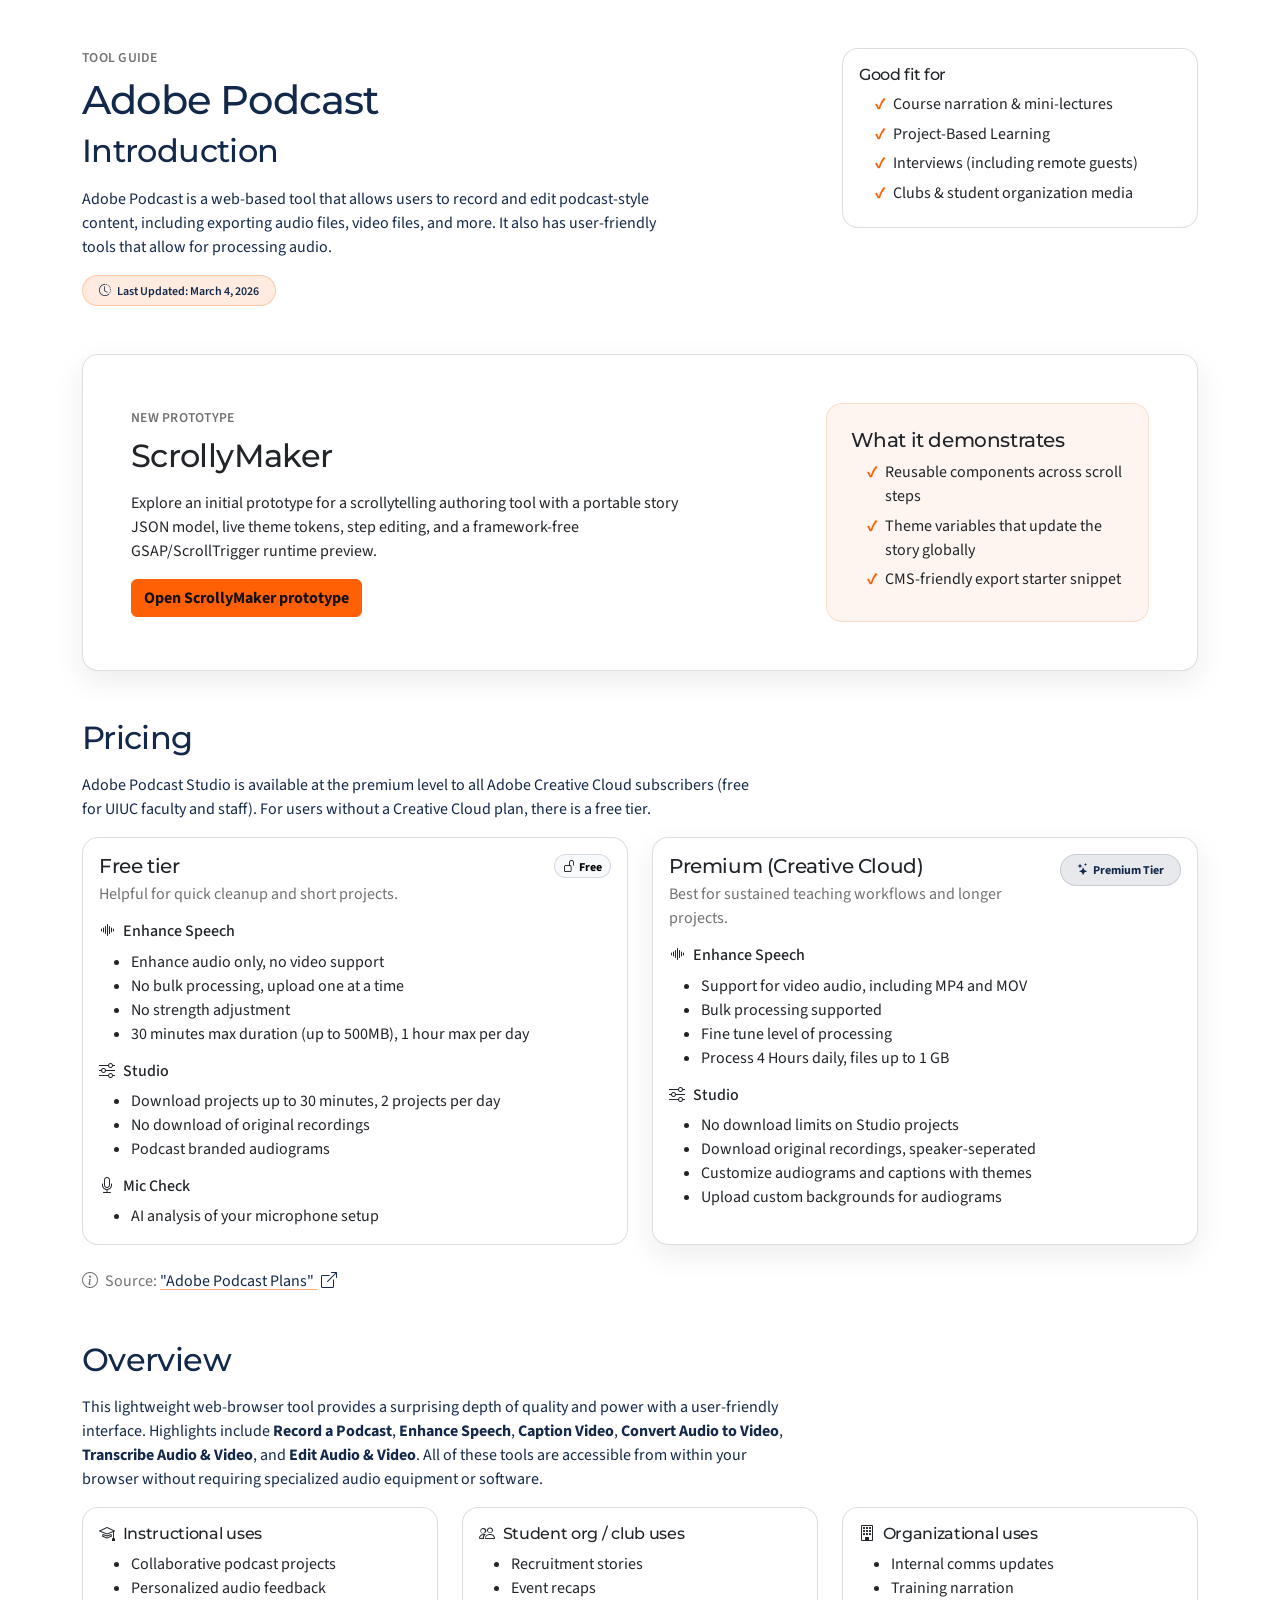
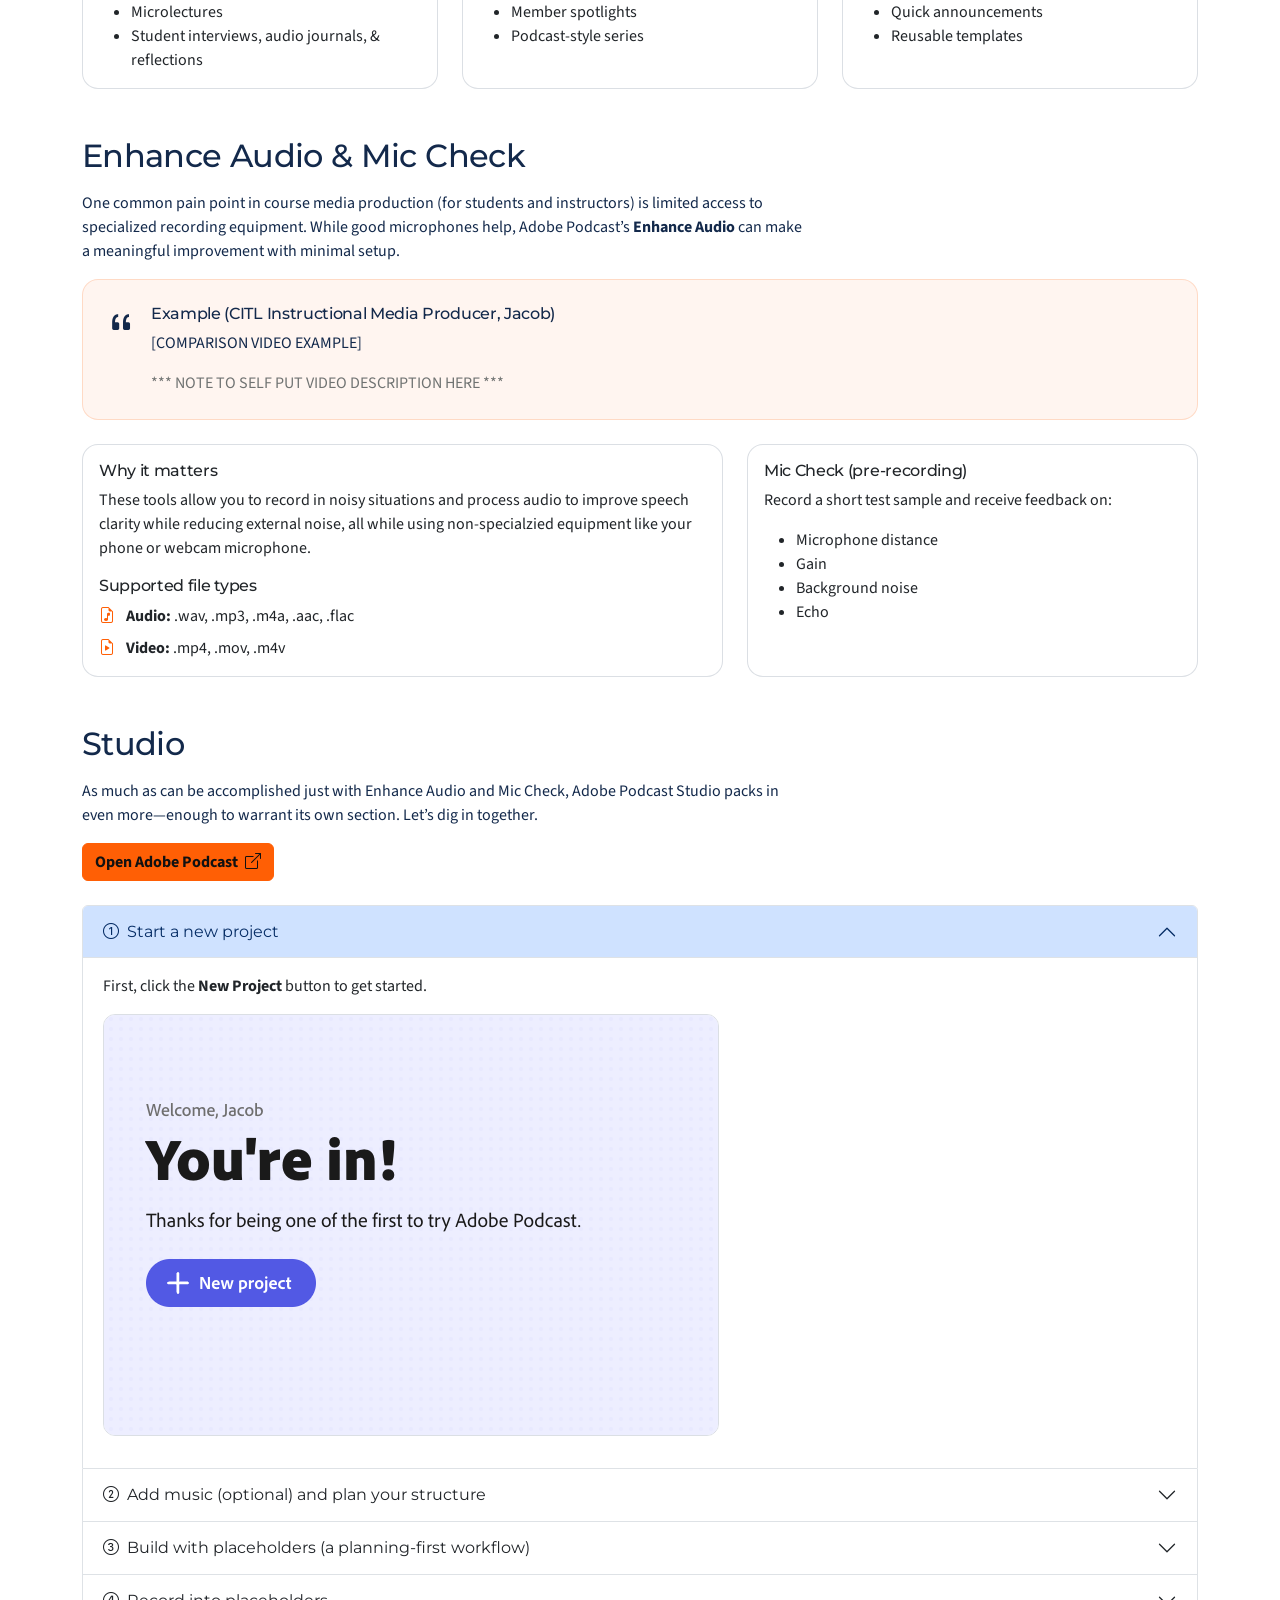
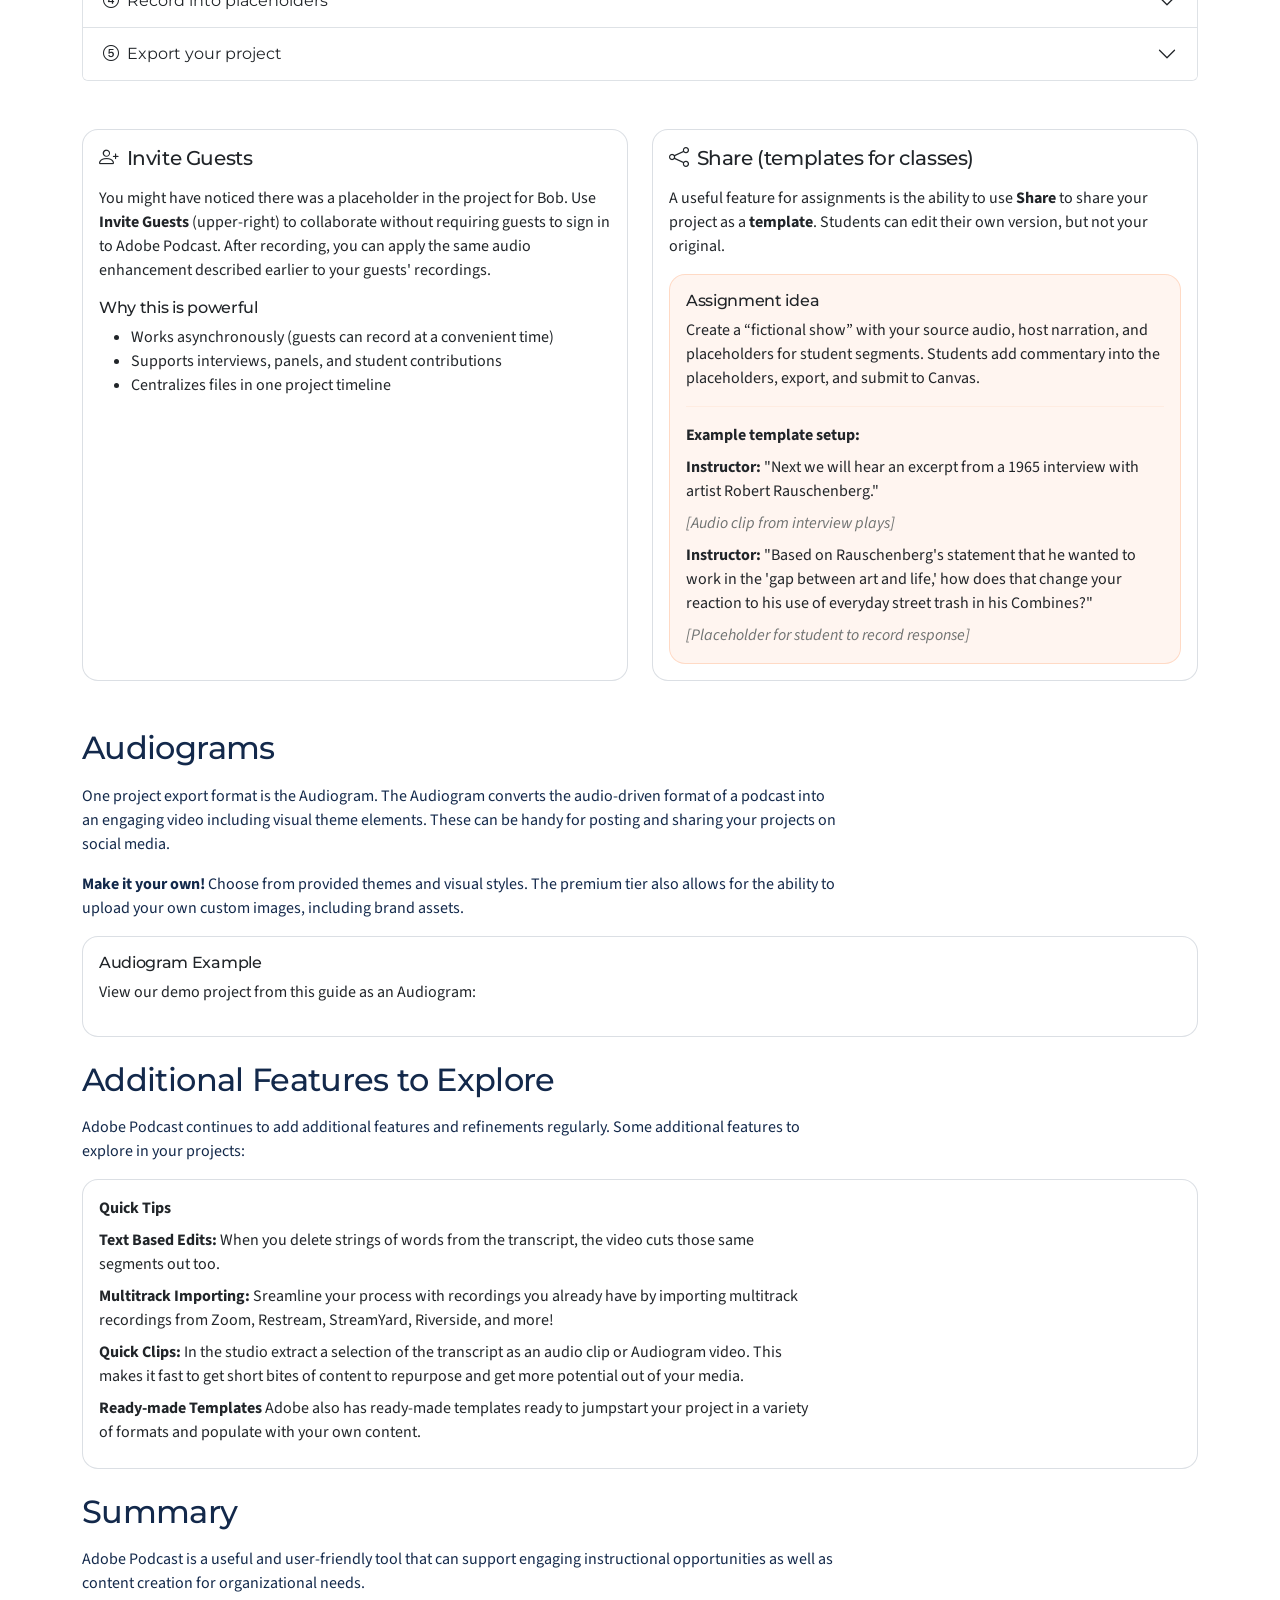
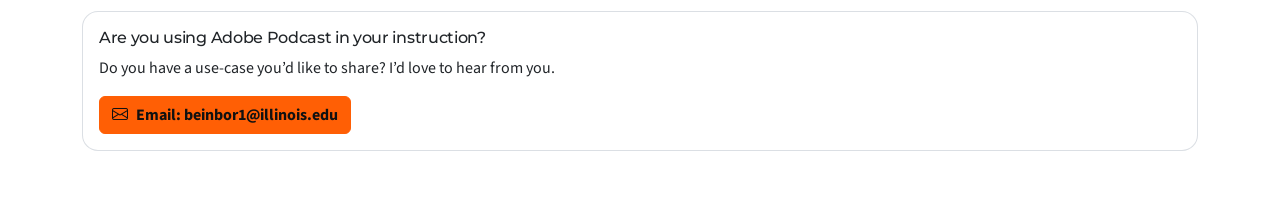
<file: index.html>
<!doctype html>
<html lang="en">
<head>
  <meta charset="utf-8" />
  <meta name="viewport" content="width=device-width, initial-scale=1" />
  <title>Adobe Podcast Guide (UIUC)</title>

  <!-- Bootstrap CSS -->
  <link
    href="https://cdn.jsdelivr.net/npm/bootstrap@5.3.3/dist/css/bootstrap.min.css"
    rel="stylesheet"
  />
  <!-- Bootstrap Icons -->
  <link
    rel="stylesheet"
    href="https://cdn.jsdelivr.net/npm/bootstrap-icons@1.11.3/font/bootstrap-icons.min.css"
  />

  <!-- UIUC brand typefaces -->
  <link rel="preconnect" href="https://fonts.googleapis.com" />
  <link rel="preconnect" href="https://fonts.gstatic.com" crossorigin />
  <link
    href="https://fonts.googleapis.com/css2?family=Montserrat:wght@600;700&family=Source+Sans+3:wght@400;600&display=swap"
    rel="stylesheet"
  />

  <style>
    :root{
      /* UIUC brand colors (primary) */
      --il-orange:#FF5F05;
      --il-blue:#13294B;

      /* Neutral “Storm” family from UIUC palette (use sparingly) */
      --storm-700:#707372;
      --storm-500:#9C9A9D;
      --storm-300:#C8C6C7;

      /* Helpful derived tokens */
      --il-blue-ink:#0f2240;
      --surface:#ffffff;
      --surface-2:#f8f9fa; /* close to Bootstrap light */
      --border: rgba(19, 41, 75, .15);
      --shadow: 0 10px 30px rgba(0,0,0,.08);

      --font-display: "Montserrat", system-ui, -apple-system, Segoe UI, Roboto, Arial, sans-serif;
      --font-body: "Source Sans 3", system-ui, -apple-system, Segoe UI, Roboto, Arial, sans-serif;
      --font-serif: Georgia, "Times New Roman", Times, serif;
    }

    body{
        font-family: var(--font-body);
        color: var(--il-blue);
        background-color: white;
    }

    h1, h2, h3, .display-font{
      font-family: var(--font-display);
      letter-spacing: -0.02em;
    }

    .badge-uiuc{
      background: rgba(255,95,5,.12);
      color: var(--il-blue);
      border: 1px solid rgba(255,95,5,.25);
      font-weight: 600;
    }

    .card{
      border: 1px solid var(--border);
      box-shadow: none;
      border-radius: 1rem;
    }

    .card-soft{
      background: var(--surface);
      box-shadow: var(--shadow);
    }

    .btn-uiuc{
      background: var(--il-orange);
      border-color: var(--il-orange);
      color: #111;
      font-weight: 700;
    }
    .btn-uiuc:hover, .btn-uiuc:focus{
      background: #ff7a2e;
      border-color: #ff7a2e;
      color: #111;
    }

    .link-uiuc{
      color: var(--il-blue);
      text-decoration-color: rgba(255,95,5,.55);
      text-underline-offset: 3px;
    }
    .link-uiuc:hover{
      color: var(--il-blue-ink);
      text-decoration-color: var(--il-orange);
    }

    .callout{
      background: rgba(255,95,5,.06);
      border-radius: 1rem;
      border: 1px solid rgba(255,95,5,.18);
    }

    .kicker{
      color: var(--storm-700);
      font-weight: 600;
      letter-spacing: .02em;
      text-transform: uppercase;
      font-size: .85rem;
    }

    .small-muted{
      color: var(--storm-700);
    }

    .figure-placeholder{
      border: 1px dashed rgba(19,41,75,.25);
      border-radius: .75rem;
      background: rgba(19,41,75,.03);
      min-height: 180px;
      display: grid;
      place-items: center;
      text-align: center;
      padding: 1rem;
      color: var(--storm-700);
    }

    .list-check li{
      margin-bottom: .35rem;
      padding-left: .15rem;
    }
    .list-check li::marker{
      content: "✓  ";
      color: var(--il-orange);
      font-weight: 800;
    }

    /* Improve focus visibility (keyboard users) */
    :focus-visible{
      outline: 3px solid rgba(255,95,5,.65);
      outline-offset: 2px;
    }
  </style>
</head>

<body>

  <main class="container py-5">
    <!-- Introduction -->
    <section id="introduction" class="mb-5">
      <div class="row g-4">
        <div class="col-lg-8">
        <p class="kicker mb-2">Tool Guide</p>
          <h1 class="mb-2">Adobe Podcast</h1>
          <h2 class="mb-3">Introduction</h2>
          <p style="max-width: 75ch;">
            Adobe Podcast is a web-based tool that allows users to record and edit podcast-style content, including exporting audio files, video files, and more. It also has user-friendly tools that allow for processing audio.
          </p>
          <div class="d-flex flex-wrap gap-2 align-items-center">
            <span class="badge rounded-pill badge-uiuc px-3 py-2">
              <i class="bi bi-clock-history me-1"></i>
              Last Updated: March 4, 2026
            </span>

          </div>
        </div>
        <div class="col-lg-4">
          <div class="card">
            <div class="card-body">
              <h3 class="h6 mb-2">Good fit for</h3>
              <ul class="mb-0 list-check">
                <li>Course narration &amp; mini-lectures</li>
                <li>Project-Based Learning</li>
                <li>Interviews (including remote guests)</li>
                <li>Clubs &amp; student organization media</li>
              </ul>
            </div>
          </div>
        </div>
      </div>
    </section>

    <section id="featured-prototype" class="mb-5">
      <div class="card card-soft">
        <div class="card-body p-4 p-lg-5">
          <div class="row g-4 align-items-center">
            <div class="col-lg-8">
              <p class="kicker mb-2">New prototype</p>
              <h2 class="mb-3">ScrollyMaker</h2>
              <p class="mb-3" style="max-width: 70ch;">
                Explore an initial prototype for a scrollytelling authoring tool with a portable story JSON model,
                live theme tokens, step editing, and a framework-free GSAP/ScrollTrigger runtime preview.
              </p>
              <a class="btn btn-uiuc" href="./scrollymaker/index.html">Open ScrollyMaker prototype</a>
            </div>
            <div class="col-lg-4">
              <div class="callout p-4 h-100">
                <h3 class="h5 mb-2">What it demonstrates</h3>
                <ul class="mb-0 list-check">
                  <li>Reusable components across scroll steps</li>
                  <li>Theme variables that update the story globally</li>
                  <li>CMS-friendly export starter snippet</li>
                </ul>
              </div>
            </div>
          </div>
        </div>
      </div>
    </section>

    <!-- Pricing -->
    <section id="pricing" class="mb-5">
      <div class="d-flex align-items-center justify-content-between flex-wrap gap-2 mb-3">
        <h2 class="mb-0">Pricing</h2>
      </div>

      <p style="max-width: 85ch;">
        Adobe Podcast Studio is available at the premium level to all Adobe Creative Cloud subscribers
        (free for UIUC faculty and staff). For users without a Creative Cloud plan, there is a free tier.
      </p>

      <div class="row g-4">
        <!-- Free -->
        <div class="col-lg-6">
          <div class="card h-100">
            <div class="card-body">
              <div class="d-flex align-items-start justify-content-between gap-3">
                <div>
                  <h3 class="h5 mb-1">Free tier</h3>
                  <p class="small-muted mb-3">Helpful for quick cleanup and short projects.</p>
                </div>
                <span class="badge rounded-pill text-bg-light border" style="border-color: var(--border)!important;">
                  <i class="bi bi-unlock me-1"></i>Free
                </span>
              </div>

              <div class="mb-3">
                <h4 class="h6 mb-2"><i class="bi bi-soundwave me-2"></i>Enhance Speech</h4>
                <ul class="mb-0">
                  <li>Enhance audio only, no video support</li>
                  <li>No bulk processing, upload one at a time</li>
                  <li>No strength adjustment</li>
                  <li>30 minutes max duration (up to 500MB), 1 hour max per day</li>
                </ul>
              </div>

              <div class="mb-3">
                <h4 class="h6 mb-2"><i class="bi bi-sliders me-2"></i>Studio</h4>
                <ul class="mb-0">
                  <li>Download projects up to 30 minutes, 2 projects per day</li>
                  <li>No download of original recordings</li>
                  <li>Podcast branded audiograms</li>
                </ul>
              </div>

              <div>
                <h4 class="h6 mb-2"><i class="bi bi-mic me-2"></i>Mic Check</h4>
                <ul class="mb-0">
                  <li>AI analysis of your microphone setup</li>
                </ul>
              </div>
            </div>
          </div>
        </div>

        <!-- Premium -->
        <div class="col-lg-6">
          <div class="card h-100 card-soft">
            <div class="card-body">
              <div class="d-flex align-items-start justify-content-between gap-3">
                <div>
                  <h3 class="h5 mb-1">Premium (Creative Cloud)</h3>
                  <p class="small-muted mb-3">Best for sustained teaching workflows and longer projects.</p>
                </div>
                <span class="badge rounded-pill px-3 py-2" style="background: rgba(19,41,75,.10); color: var(--il-blue); border: 1px solid var(--border);">
                  <i class="bi bi-stars me-1"></i>Premium Tier
                </span>
              </div>
              <div class="mb-3">
                <h4 class="h6 mb-2"><i class="bi bi-soundwave me-2"></i>Enhance Speech</h4>
                <ul class="mb-0">
                  <li>Support for video audio, including MP4 and MOV</li>
                  <li>Bulk processing supported</li>
                  <li>Fine tune level of processing</li>
                  <li>Process 4 Hours daily, files up to 1 GB</li>
                </ul>
              </div>
            <div class="mb-3">
                <h4 class="h6 mb-2"><i class="bi bi-sliders me-2"></i>Studio</h4>
                <ul class="mb-0">
                    <li>No download limits on Studio projects</li>
                    <li>Download original recordings, speaker-seperated</li>
                    <li>Customize audiograms and captions with themes</li>
                    <li>Upload custom backgrounds for audiograms</li>
                </ul>
            </div>
              <!-- <div class="d-flex flex-wrap gap-2">
                <a class="btn btn-uiuc" href="#studio">
                  <i class="bi bi-play-circle me-2"></i>Jump to Studio workflow
                </a>
                <a class="btn btn-outline-secondary" href="#resources">
                  <i class="bi bi-box-arrow-up-right me-2"></i>Plan comparison links
                </a>
              </div> -->
            </div>
          </div>
        </div>
      </div>
      <div class="pt-4">
        <span class="small-muted">
          <i class="bi bi-info-circle me-1"></i>
          Source: <a class="link-uiuc" href="https://podcast.adobe.com/en/plans" target="_blank" rel="noopener">
                "Adobe Podcast Plans" <i class="bi bi-box-arrow-up-right ms-1"></i>
              </a>
        </span>
      </div>  
    </section>

    <!-- Overview -->
    <section id="overview" class="mb-5">
      <h2 class="mb-3">Overview</h2>
      <p style="max-width: 90ch;">
        This lightweight web-browser tool provides a surprising depth of quality and power with a user-friendly interface.
        Highlights include <strong>Record a Podcast</strong>, <strong>Enhance Speech</strong>, <strong>Caption Video</strong>,
        <strong>Convert Audio to Video</strong>, <strong>Transcribe Audio &amp; Video</strong>, and <strong>Edit Audio &amp; Video</strong>.
        All of these tools are accessible from within your browser without requiring specialized audio equipment or software.
      </p>

      <div class="row g-4">
        <div class="col-lg-4">
          <div class="card h-100">
            <div class="card-body">
              <h3 class="h6 mb-2"><i class="bi bi-mortarboard me-2"></i>Instructional uses</h3>
              <ul class="mb-0">
                <li>Collaborative podcast projects</li>
                <li>Personalized audio feedback</li>
                <li>Microlectures</li>
                <li>Student interviews, audio journals, &amp; reflections</li>
              </ul>
            </div>
          </div>
        </div>
        <div class="col-lg-4">
          <div class="card h-100">
            <div class="card-body">
              <h3 class="h6 mb-2"><i class="bi bi-people me-2"></i>Student org / club uses</h3>
              <ul class="mb-0">
                <li>Recruitment stories</li>
                <li>Event recaps</li>
                <li>Member spotlights</li>
                <li>Podcast-style series</li>
              </ul>
            </div>
          </div>
        </div>
        <div class="col-lg-4">
          <div class="card h-100">
            <div class="card-body">
              <h3 class="h6 mb-2"><i class="bi bi-building me-2"></i>Organizational uses</h3>
              <ul class="mb-0">
                <li>Internal comms updates</li>
                <li>Training narration</li>
                <li>Quick announcements</li>
                <li>Reusable templates</li>
              </ul>
            </div>
          </div>
        </div>
      </div>
    </section>

    <!-- Enhance Audio & Mic Check -->
    <section id="enhance" class="mb-5">
      <h2 class="mb-3">Enhance Audio &amp; Mic Check</h2>

      <p style="max-width: 90ch;">
        One common pain point in course media production (for students and instructors) is limited access to specialized recording equipment. While good microphones help, Adobe Podcast’s <strong>Enhance Audio</strong> can make a meaningful improvement with minimal setup.
      </p>

      <div class="callout p-4 mb-4">
        <div class="d-flex align-items-start gap-3">
          <div class="fs-3" aria-hidden="true"><i class="bi bi-quote"></i></div>
          <div>
            <h3 class="h6 mb-2">Example (CITL Instructional Media Producer, Jacob)</h3>
<!-- !!!!! INSERT VIDEO HERE !!!!!!             -->
            <p class="mb-3">[COMPARISON VIDEO EXAMPLE]</p>
            <p class="mb-0 small-muted">
              *** NOTE TO SELF PUT VIDEO DESCRIPTION HERE ***
            </p>
          </div>
        </div>
      </div>

      <div class="row g-4">
        <div class="col-lg-7">
          <div class="card h-100">
            <div class="card-body">
              <h3 class="h6 mb-2">Why it matters</h3>
              <p class="mb-3" style="max-width: 85ch;">
                These tools allow you to record in noisy situations and process audio to improve speech clarity while reducing external noise, all while using non-specialzied equipment like your phone or webcam microphone.
              </p>

                <h3 class="h6 mb-2">Supported file types</h3>
                <ul class="list-unstyled mb-0">
                <li class="mb-2">
                    <i class="bi bi-file-earmark-music me-2" style="color: var(--il-orange);"></i>
                    <strong>Audio:</strong> .wav, .mp3, .m4a, .aac, .flac
                </li>
                <li>
                    <i class="bi bi-file-earmark-play me-2" style="color: var(--il-orange);"></i>
                    <strong>Video:</strong> .mp4, .mov, .m4v
                </li>
                </ul>
            </div>
          </div>
        </div>

        <div class="col-lg-5">
          <div class="card h-100">
            <div class="card-body">
              <h3 class="h6 mb-2">Mic Check (pre-recording)</h3>
              <p class="mb-3">
                Record a short test sample and receive feedback on:
              </p>
              <ul class="mb-0">
                <li>Microphone distance</li>
                <li>Gain</li>
                <li>Background noise</li>
                <li>Echo</li>
              </ul>
            </div>
          </div>
        </div>
      </div>
    </section>

    <!-- Studio -->
    <section id="studio" class="mb-5">
      <h2 class="mb-3">Studio</h2>
        <p style="max-width: 90ch;">
        As much as can be accomplished just with Enhance Audio and Mic Check, Adobe Podcast Studio packs in even more—enough to warrant its own section. Let’s dig in together.
        </p>
        <a href="https://podcast.adobe.com/" target="_blank" rel="noopener noreferrer" class="btn btn-uiuc mb-4"> Open Adobe Podcast <i class="bi bi-box-arrow-up-right ms-1"></i>
        </a>
      <div class="accordion" id="studioAccordion">
        <div class="accordion-item">
          <h3 class="accordion-header" id="step1">
            <button class="accordion-button" type="button" data-bs-toggle="collapse" data-bs-target="#collapse1" aria-expanded="true" aria-controls="collapse1">
              <i class="bi bi-1-circle me-2"></i> Start a new project
            </button>
          </h3>
          <div id="collapse1" class="accordion-collapse collapse show" aria-labelledby="step1" data-bs-parent="#studioAccordion">
            <div class="accordion-body">
                <p class="mb-3">First, click the <strong>New Project</strong> button to get started.</p>
              <figure class="mb-3">
                <img 
                    src="assets/podcastscreen1.png" 
                    class="img-fluid" 
                    style="border-radius: .75rem; border: 1px solid var(--border);" 
                    alt="Adobe Podcast Studio start screen with a 'New Project' button."
                />
                </figure>
            </div>
          </div>
        </div>

        <div class="accordion-item">
          <h3 class="accordion-header" id="step2">
            <button class="accordion-button collapsed" type="button" data-bs-toggle="collapse" data-bs-target="#collapse2" aria-expanded="false" aria-controls="collapse2">
              <i class="bi bi-2-circle me-2"></i> Add music (optional) and plan your structure
            </button>
          </h3>
          <div id="collapse2" class="accordion-collapse collapse" aria-labelledby="step2" data-bs-parent="#studioAccordion">
            <div class="accordion-body">
              <p style="max-width: 95ch;">
                Options unfold quickly. In this example workflow, you can click <strong>Music</strong>, explore a pack
                (e.g., “Fuzz”), and select a short intro for your project. You might use a different set, your own music
                files, or no music at all.
              </p>
              <ul>
                <li>
                  Adobe music sets can provide a cohesive theme (intros, outros, bumpers, background beds).
                </li>
                <li>
                  Using your own files can bring a unique musical identity—be mindful of copyright permissions.
                </li>
              </ul>
              <figure class="mb-3">
                <img 
                    src="assets/podcastscreen2.png" 
                    class="img-fluid" 
                    style="border-radius: .75rem; border: 1px solid var(--border);" 
                    alt="Adobe Podcast Studio start screen with a 'New Project' button."
                />
                </figure>
            </div>
          </div>
        </div>

        <div class="accordion-item">
          <h3 class="accordion-header" id="step3">
            <button class="accordion-button collapsed" type="button" data-bs-toggle="collapse" data-bs-target="#collapse3" aria-expanded="false" aria-controls="collapse3">
              <i class="bi bi-3-circle me-2"></i> Build with placeholders (a planning-first workflow)
            </button>
          </h3>
          <div id="collapse3" class="accordion-collapse collapse" aria-labelledby="step3" data-bs-parent="#studioAccordion">
            <div class="accordion-body">
              <p style="max-width: 95ch;">
                With an intro added, you can create your first “event” in the timeline (often organized vertically).
                To plan the recording, add placeholders from the left interface (e.g., “Jacob: Introduction to Adobe Podcast”)
                and add background audio as needed.
              </p>
              <figure class="mb-3">
                <img 
                    src="assets/podcastscreen3.png" 
                    class="img-fluid" 
                    style="border-radius: .75rem; border: 1px solid var(--border);" 
                    alt="Adobe Podcast Studio start screen with a 'New Project' button."
                />
                </figure>
            </div>
          </div>
        </div>

        <div class="accordion-item">
          <h3 class="accordion-header" id="step4">
            <button class="accordion-button collapsed" type="button" data-bs-toggle="collapse" data-bs-target="#collapse4" aria-expanded="false" aria-controls="collapse4">
              <i class="bi bi-4-circle me-2"></i> Record into placeholders
            </button>
          </h3>
          <div id="collapse4" class="accordion-collapse collapse" aria-labelledby="step4" data-bs-parent="#studioAccordion">
            <div class="accordion-body">
              <p style="max-width: 95ch;">
                When it’s time to record, select a placeholder by clicking it, then record. The placeholder becomes the
                target for your recording, keeping long projects organized and easier to revise later.
              </p>
            </div>
          </div>
        </div>

        <div class="accordion-item">
          <h3 class="accordion-header" id="step5">
            <button class="accordion-button collapsed" type="button" data-bs-toggle="collapse" data-bs-target="#collapse5" aria-expanded="false" aria-controls="collapse5">
              <i class="bi bi-5-circle me-2"></i> Export your project
            </button>
          </h3>
          <div id="collapse5" class="accordion-collapse collapse" aria-labelledby="step5" data-bs-parent="#studioAccordion">
            <div class="accordion-body">
              <p class="mb-2" style="max-width: 95ch;">
                Select <strong>Export</strong> from the top of the window to access export options such as:
              </p>
              <ul>
                <li><strong>Audio</strong> (e.g., mp3)</li>
                <li><strong>Audiogram</strong> (animated transcript elements with video output)</li>
                <li><strong>Transcript</strong> (text)</li>
                <li>
                  <strong>Original recordings</strong> as separate participant files (Premium tier only)
                </li>
              </ul>
              <figure class="mb-3">
                <img 
                    src="assets/podcastscreen4.png" 
                    class="img-fluid" 
                    style="border-radius: .75rem; border: 1px solid var(--border);" 
                    alt="Adobe Podcast Studio start screen with a 'New Project' button."
                />
                </figure>
            </div>
          </div>
        </div>
      </div>
    </section>

    <!-- Invite Guests / Share -->
    <section id="collaboration" class="mb-5">
      <div class="row g-4">
        <div class="col-lg-6">
          <div class="card h-100">
            <div class="card-body">
              <h2 class="h5 mb-3"><i class="bi bi-person-plus me-2"></i>Invite Guests</h2>
              <p style="max-width: 85ch;">
                You might have noticed there was a placeholder in the project for Bob. Use <strong>Invite Guests</strong> (upper-right) to collaborate without requiring guests to sign in to Adobe Podcast. After recording, you can apply the same audio enhancement described earlier to your guests' recordings.
              </p>
              <h3 class="h6 mb-2">Why this is powerful</h3>
              <ul class="mb-0">
                <li>Works asynchronously (guests can record at a convenient time)</li>
                <li>Supports interviews, panels, and student contributions</li>
                <li>Centralizes files in one project timeline</li>
              </ul>
            </div>
          </div>
        </div>

        <div class="col-lg-6">
          <div class="card h-100">
            <div class="card-body">
              <h2 class="h5 mb-3"><i class="bi bi-share me-2"></i>Share (templates for classes)</h2>
              <p style="max-width: 90ch;">
                A useful feature for assignments is the ability to use <strong>Share</strong> to share your project as a <strong>template</strong>. Students can edit their own version, but not your original.
              </p>

              <div class="callout p-3">
                <h3 class="h6 mb-2">Assignment idea</h3>
                <p class="mb-0" style="max-width: 90ch;">
                  Create a “fictional show” with your source audio, host narration, and placeholders for student segments. Students add commentary into the placeholders, export, and submit to Canvas.
                </p>
                <hr class="my-3" style="border-color: rgba(255,95,5,.25);">

                <p class="mb-2" style="max-width: 90ch;"><strong>Example template setup:</strong></p>

                <p class="mb-2" style="max-width: 90ch;">
                <strong>Instructor:</strong> "Next we will hear an excerpt from a 1965 interview with artist Robert Rauschenberg."
                </p>

                <p class="mb-2 small-muted" style="max-width: 90ch;">
                <em>[Audio clip from interview plays]</em>
                </p>

                <p class="mb-2" style="max-width: 90ch;">
                <strong>Instructor:</strong> "Based on Rauschenberg's statement that he wanted to work in the 'gap between art and life,' how does that change your reaction to his use of everyday street trash in his Combines?"
                </p>

                <p class="mb-0 small-muted" style="max-width: 90ch;">
                <em>[Placeholder for student to record response]</em>
                </p>
              </div>
            </div>
          </div>
        </div>
      </div>
    </section>
    <!-- Audiogram -->
    <section id="audiogram" class="mb-4">
      <h2 class="mb-3">Audiograms</h2>
        <p style="max-width: 95ch;">
        One project export format is the Audiogram. The Audiogram converts the audio-driven format of a podcast into an engaging video including visual theme elements. These can be handy for posting and sharing your projects on social media.
        </p>

        <p style="max-width: 95ch;">
        <strong>Make it your own!</strong> Choose from provided themes and visual styles. The premium tier also allows for the ability to upload your own custom images, including brand assets.
        </p>

      <div class="card">
        <div class="card-body">
          <h3 class="h6 mb-2">Audiogram Example</h3>
          <p class="mb-3">
            View our demo project from this guide as an Audiogram:
          </p>
        </div>
      </div>
    </section>
    <!-- Additional Features to explore -->
    <section id="summary" class="mb-4">
      <h2 class="mb-3">Additional Features to Explore</h2>
      <p style="max-width: 95ch;">
        Adobe Podcast continues to add additional features and refinements regularly. Some additional features to explore in your projects:
      </p>

      <div class="card">
        <div class="card-body">
            <p class="mb-2" style="max-width: 90ch;"><strong>Quick Tips</strong></p>
            <p class="mb-2" style="max-width: 90ch;">
            <strong>Text Based Edits: </strong>When you delete strings of words from the transcript, the video cuts those same segments out too.
            </p>
            <p class="mb-2" style="max-width: 90ch;">
            <strong>Multitrack Importing: </strong>Sreamline your process with recordings you already have by importing multitrack recordings from Zoom, Restream, StreamYard, Riverside, and more!
            </p>
            <p class="mb-2" style="max-width: 90ch;">
            <strong>Quick Clips: </strong>In the studio extract a selection of the transcript as an audio clip or Audiogram video. This makes it fast to get short bites of content to repurpose and get more potential out of your media.
            </p>

            <p class="mb-2" style="max-width: 90ch;">
            <strong>Ready-made Templates </strong>Adobe also has ready-made templates ready to jumpstart your project in a variety of formats and populate with your own content.
            </p>
        </div>
      </div>
    </section>
    <!-- Summary -->
    <section id="audiogram" class="mb-4">
      <h2 class="mb-3">Summary</h2>
      <p style="max-width: 95ch;">
        Adobe Podcast is a useful and user-friendly tool that can support engaging instructional opportunities as well as
        content creation for organizational needs.
      </p>

      <div class="card">
        <div class="card-body">
          <h3 class="h6 mb-2">Are you using Adobe Podcast in your instruction?</h3>
          <p class="mb-3">
            Do you have a use-case you’d like to share? I’d love to hear from you.
          </p>
          <a class="btn btn-uiuc" href="mailto:beinbor1@illinois.edu">
            <i class="bi bi-envelope me-2"></i>Email: beinbor1@illinois.edu
          </a>
        </div>
      </div>
    </section>
  </main>

  <!-- Bootstrap JS -->
  <script src="https://cdn.jsdelivr.net/npm/bootstrap@5.3.3/dist/js/bootstrap.bundle.min.js"></script>
</body>
</html>
</file>
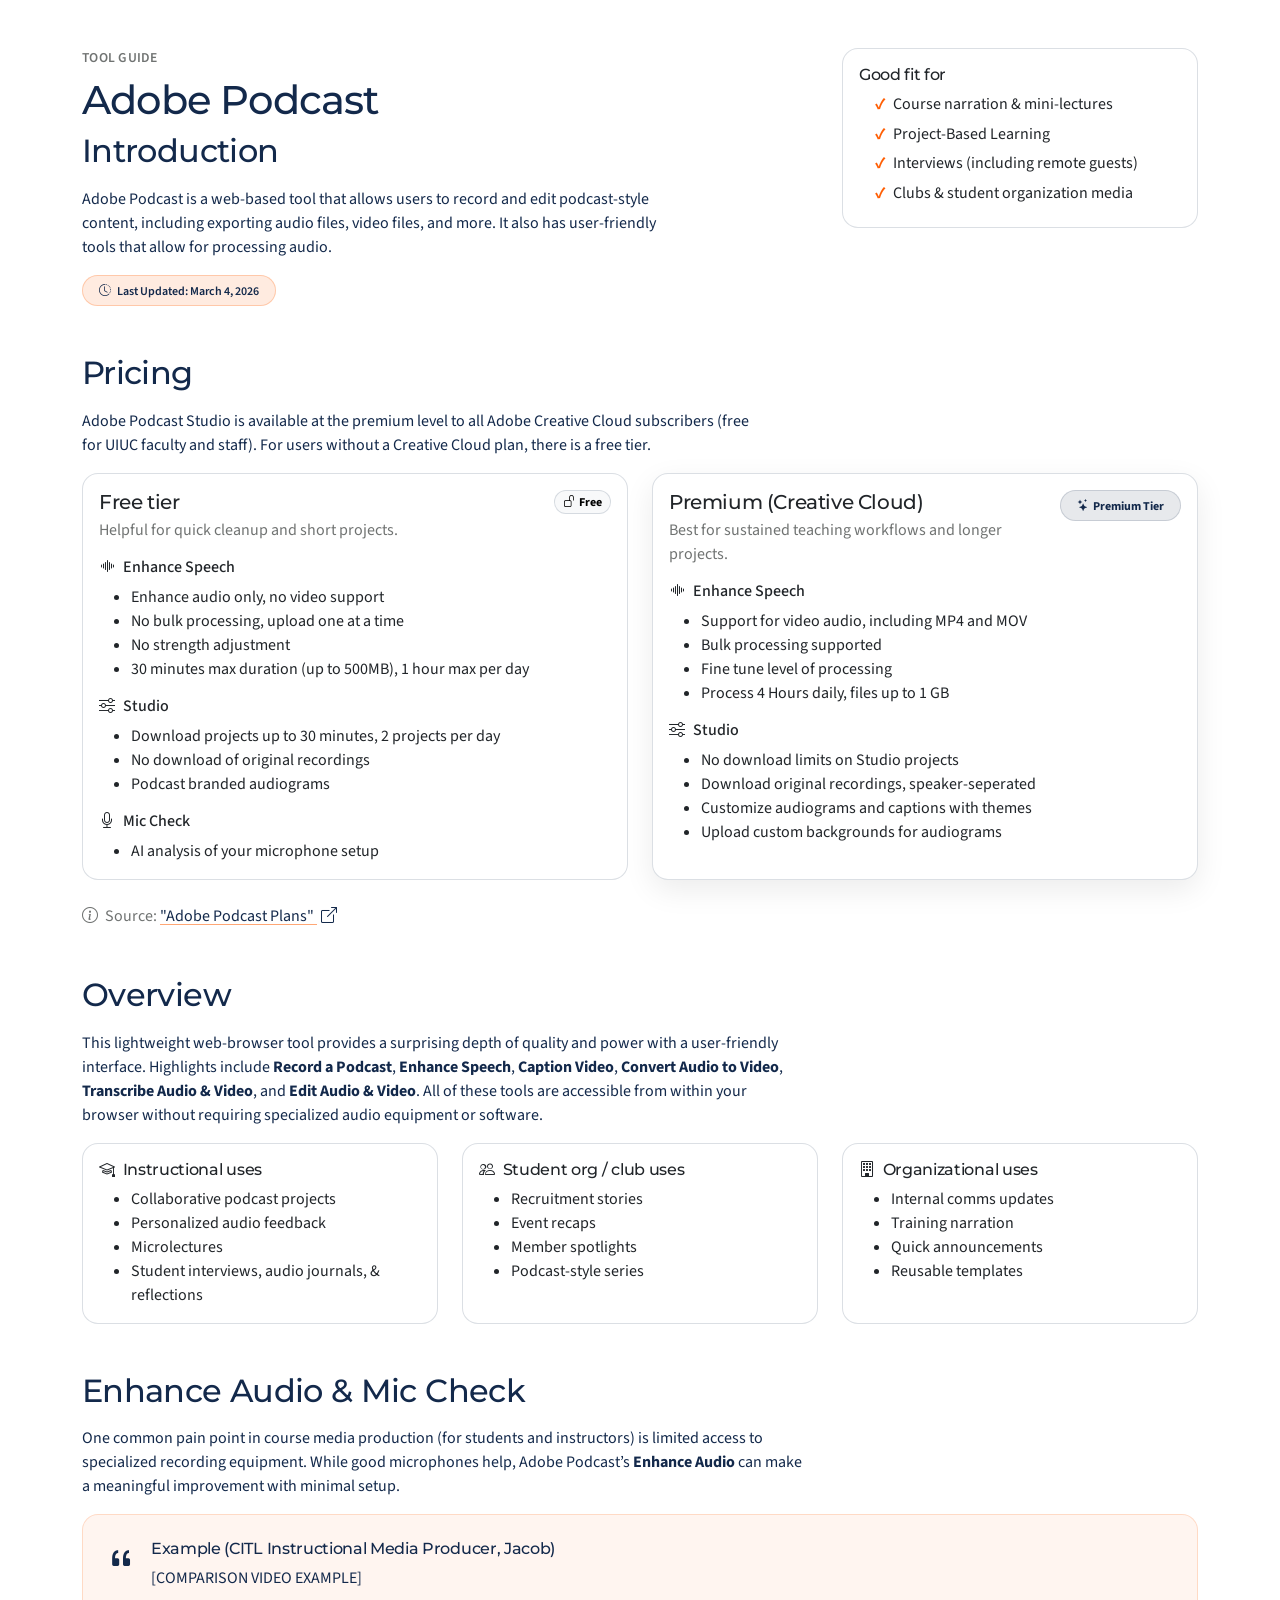
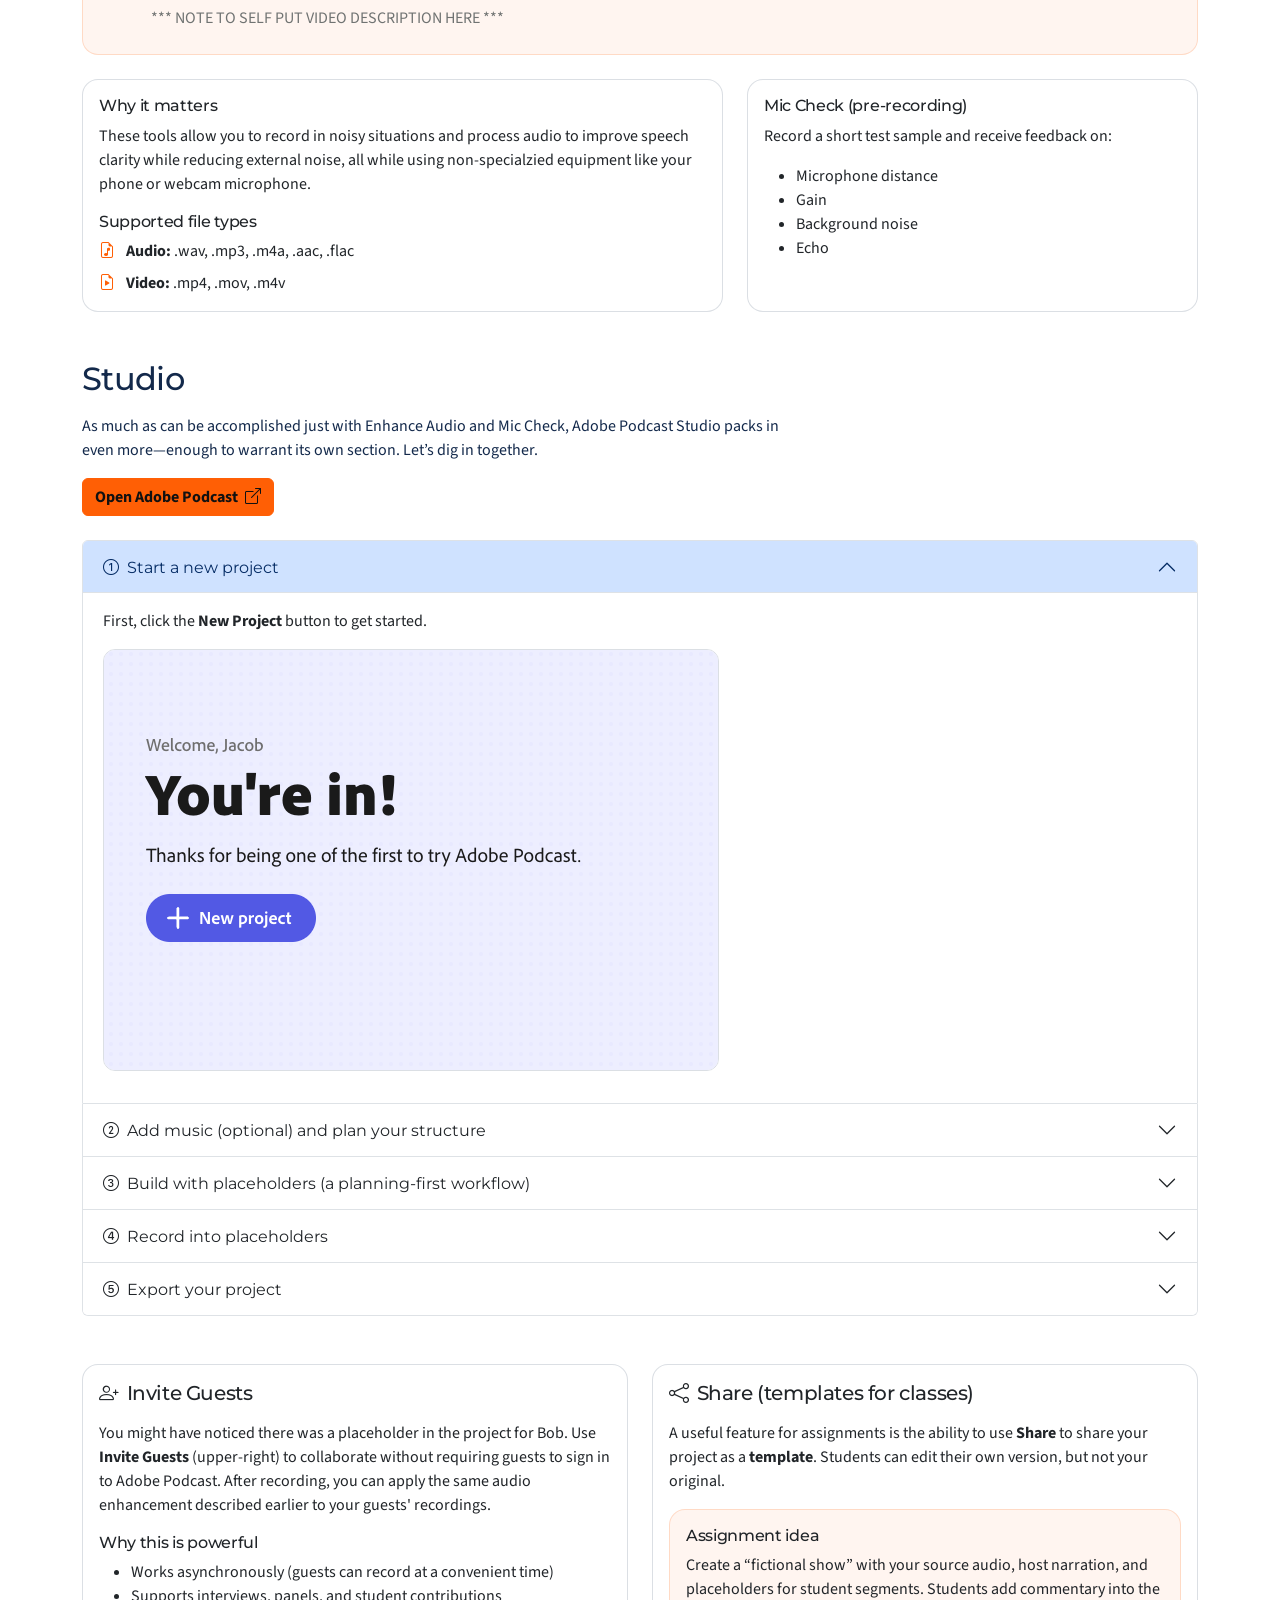
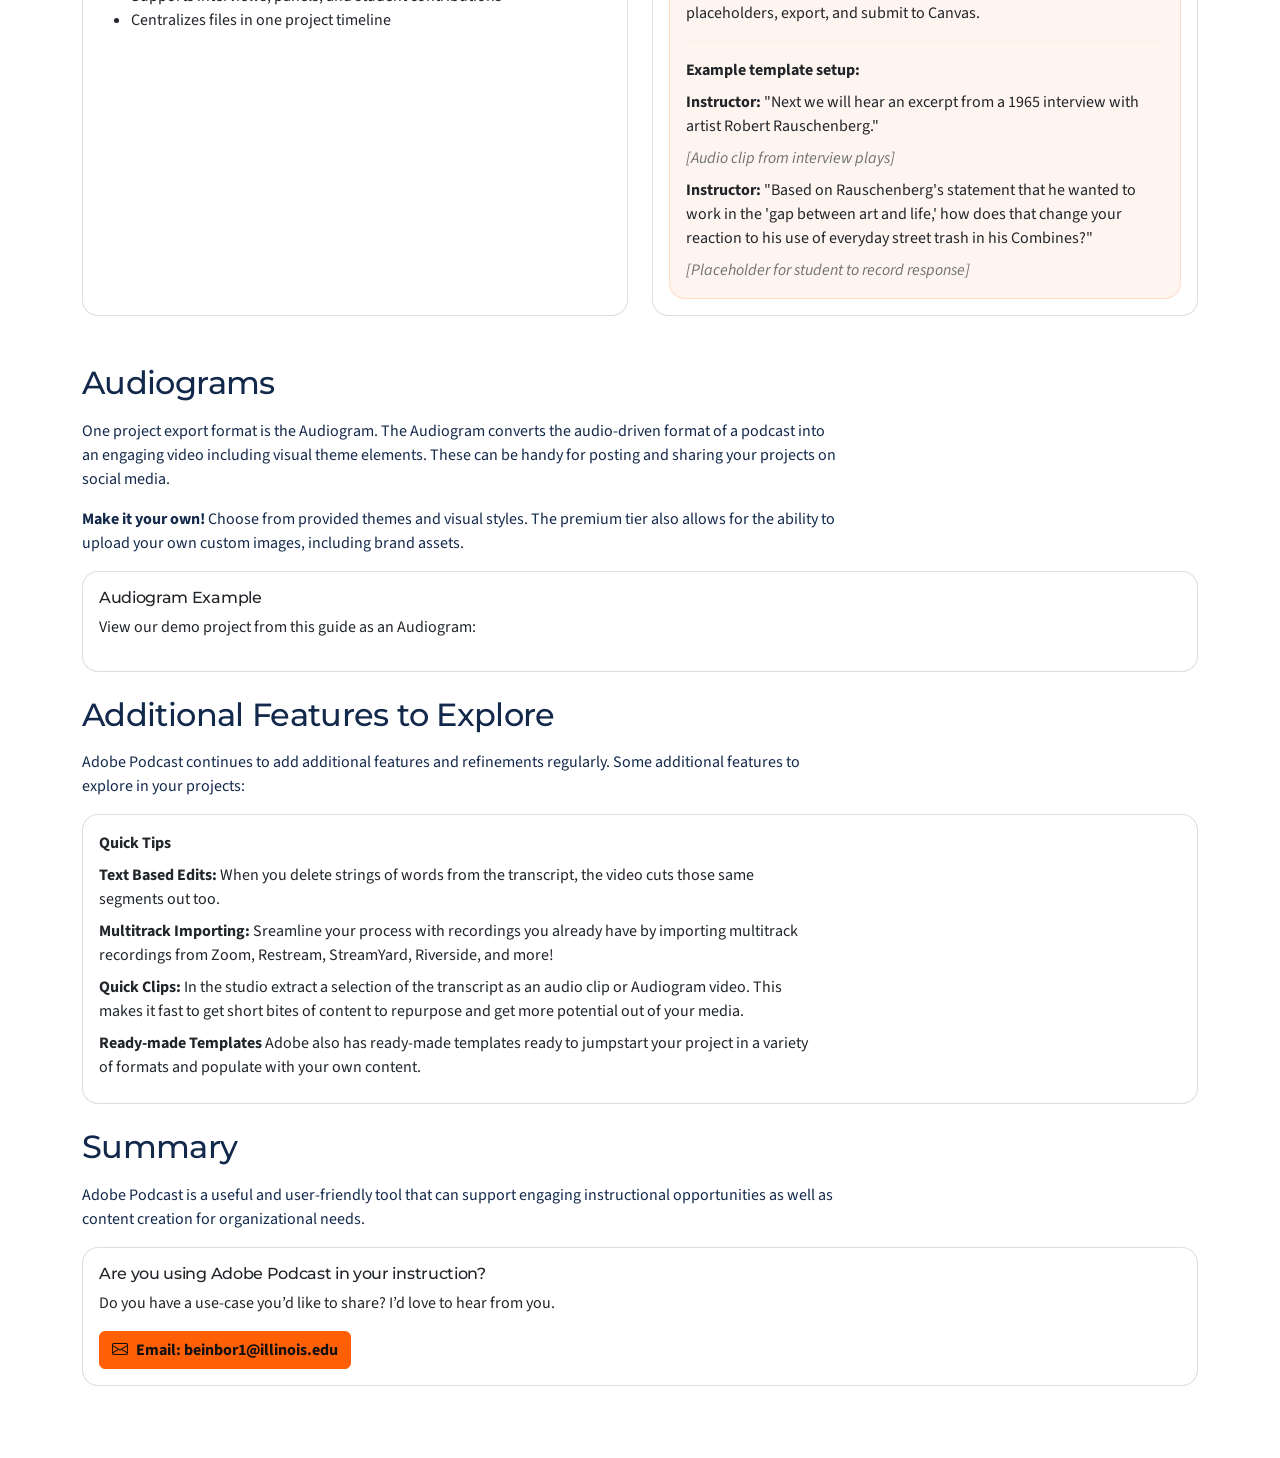
<file: AdobePodcast/index.html>
<!doctype html>
<html lang="en">
<head>
  <meta charset="utf-8" />
  <meta name="viewport" content="width=device-width, initial-scale=1" />
  <title>Adobe Podcast Guide (UIUC)</title>

  <!-- Bootstrap CSS -->
  <link
    href="https://cdn.jsdelivr.net/npm/bootstrap@5.3.3/dist/css/bootstrap.min.css"
    rel="stylesheet"
  />
  <!-- Bootstrap Icons -->
  <link
    rel="stylesheet"
    href="https://cdn.jsdelivr.net/npm/bootstrap-icons@1.11.3/font/bootstrap-icons.min.css"
  />

  <!-- UIUC brand typefaces -->
  <link rel="preconnect" href="https://fonts.googleapis.com" />
  <link rel="preconnect" href="https://fonts.gstatic.com" crossorigin />
  <link
    href="https://fonts.googleapis.com/css2?family=Montserrat:wght@600;700&family=Source+Sans+3:wght@400;600&display=swap"
    rel="stylesheet"
  />

  <style>
    :root{
      /* UIUC brand colors (primary) */
      --il-orange:#FF5F05;
      --il-blue:#13294B;

      /* Neutral “Storm” family from UIUC palette (use sparingly) */
      --storm-700:#707372;
      --storm-500:#9C9A9D;
      --storm-300:#C8C6C7;

      /* Helpful derived tokens */
      --il-blue-ink:#0f2240;
      --surface:#ffffff;
      --surface-2:#f8f9fa; /* close to Bootstrap light */
      --border: rgba(19, 41, 75, .15);
      --shadow: 0 10px 30px rgba(0,0,0,.08);

      --font-display: "Montserrat", system-ui, -apple-system, Segoe UI, Roboto, Arial, sans-serif;
      --font-body: "Source Sans 3", system-ui, -apple-system, Segoe UI, Roboto, Arial, sans-serif;
      --font-serif: Georgia, "Times New Roman", Times, serif;
    }

    body{
        font-family: var(--font-body);
        color: var(--il-blue);
        background-color: white;
    }

    h1, h2, h3, .display-font{
      font-family: var(--font-display);
      letter-spacing: -0.02em;
    }

    .badge-uiuc{
      background: rgba(255,95,5,.12);
      color: var(--il-blue);
      border: 1px solid rgba(255,95,5,.25);
      font-weight: 600;
    }

    .card{
      border: 1px solid var(--border);
      box-shadow: none;
      border-radius: 1rem;
    }

    .card-soft{
      background: var(--surface);
      box-shadow: var(--shadow);
    }

    .btn-uiuc{
      background: var(--il-orange);
      border-color: var(--il-orange);
      color: #111;
      font-weight: 700;
    }
    .btn-uiuc:hover, .btn-uiuc:focus{
      background: #ff7a2e;
      border-color: #ff7a2e;
      color: #111;
    }

    .link-uiuc{
      color: var(--il-blue);
      text-decoration-color: rgba(255,95,5,.55);
      text-underline-offset: 3px;
    }
    .link-uiuc:hover{
      color: var(--il-blue-ink);
      text-decoration-color: var(--il-orange);
    }

    .callout{
      background: rgba(255,95,5,.06);
      border-radius: 1rem;
      border: 1px solid rgba(255,95,5,.18);
    }

    .kicker{
      color: var(--storm-700);
      font-weight: 600;
      letter-spacing: .02em;
      text-transform: uppercase;
      font-size: .85rem;
    }

    .small-muted{
      color: var(--storm-700);
    }

    .figure-placeholder{
      border: 1px dashed rgba(19,41,75,.25);
      border-radius: .75rem;
      background: rgba(19,41,75,.03);
      min-height: 180px;
      display: grid;
      place-items: center;
      text-align: center;
      padding: 1rem;
      color: var(--storm-700);
    }

    .list-check li{
      margin-bottom: .35rem;
      padding-left: .15rem;
    }
    .list-check li::marker{
      content: "✓  ";
      color: var(--il-orange);
      font-weight: 800;
    }

    /* Improve focus visibility (keyboard users) */
    :focus-visible{
      outline: 3px solid rgba(255,95,5,.65);
      outline-offset: 2px;
    }
  </style>
</head>

<body>

  <main class="container py-5">
    <!-- Introduction -->
    <section id="introduction" class="mb-5">
      <div class="row g-4">
        <div class="col-lg-8">
        <p class="kicker mb-2">Tool Guide</p>
          <h1 class="mb-2">Adobe Podcast</h1>
          <h2 class="mb-3">Introduction</h2>
          <p style="max-width: 75ch;">
            Adobe Podcast is a web-based tool that allows users to record and edit podcast-style content, including exporting audio files, video files, and more. It also has user-friendly tools that allow for processing audio.
          </p>
          <div class="d-flex flex-wrap gap-2 align-items-center">
            <span class="badge rounded-pill badge-uiuc px-3 py-2">
              <i class="bi bi-clock-history me-1"></i>
              Last Updated: March 4, 2026
            </span>

          </div>
        </div>
        <div class="col-lg-4">
          <div class="card">
            <div class="card-body">
              <h3 class="h6 mb-2">Good fit for</h3>
              <ul class="mb-0 list-check">
                <li>Course narration &amp; mini-lectures</li>
                <li>Project-Based Learning</li>
                <li>Interviews (including remote guests)</li>
                <li>Clubs &amp; student organization media</li>
              </ul>
            </div>
          </div>
        </div>
      </div>
    </section>

    <!-- Pricing -->
    <section id="pricing" class="mb-5">
      <div class="d-flex align-items-center justify-content-between flex-wrap gap-2 mb-3">
        <h2 class="mb-0">Pricing</h2>
      </div>

      <p style="max-width: 85ch;">
        Adobe Podcast Studio is available at the premium level to all Adobe Creative Cloud subscribers
        (free for UIUC faculty and staff). For users without a Creative Cloud plan, there is a free tier.
      </p>

      <div class="row g-4">
        <!-- Free -->
        <div class="col-lg-6">
          <div class="card h-100">
            <div class="card-body">
              <div class="d-flex align-items-start justify-content-between gap-3">
                <div>
                  <h3 class="h5 mb-1">Free tier</h3>
                  <p class="small-muted mb-3">Helpful for quick cleanup and short projects.</p>
                </div>
                <span class="badge rounded-pill text-bg-light border" style="border-color: var(--border)!important;">
                  <i class="bi bi-unlock me-1"></i>Free
                </span>
              </div>

              <div class="mb-3">
                <h4 class="h6 mb-2"><i class="bi bi-soundwave me-2"></i>Enhance Speech</h4>
                <ul class="mb-0">
                  <li>Enhance audio only, no video support</li>
                  <li>No bulk processing, upload one at a time</li>
                  <li>No strength adjustment</li>
                  <li>30 minutes max duration (up to 500MB), 1 hour max per day</li>
                </ul>
              </div>

              <div class="mb-3">
                <h4 class="h6 mb-2"><i class="bi bi-sliders me-2"></i>Studio</h4>
                <ul class="mb-0">
                  <li>Download projects up to 30 minutes, 2 projects per day</li>
                  <li>No download of original recordings</li>
                  <li>Podcast branded audiograms</li>
                </ul>
              </div>

              <div>
                <h4 class="h6 mb-2"><i class="bi bi-mic me-2"></i>Mic Check</h4>
                <ul class="mb-0">
                  <li>AI analysis of your microphone setup</li>
                </ul>
              </div>
            </div>
          </div>
        </div>

        <!-- Premium -->
        <div class="col-lg-6">
          <div class="card h-100 card-soft">
            <div class="card-body">
              <div class="d-flex align-items-start justify-content-between gap-3">
                <div>
                  <h3 class="h5 mb-1">Premium (Creative Cloud)</h3>
                  <p class="small-muted mb-3">Best for sustained teaching workflows and longer projects.</p>
                </div>
                <span class="badge rounded-pill px-3 py-2" style="background: rgba(19,41,75,.10); color: var(--il-blue); border: 1px solid var(--border);">
                  <i class="bi bi-stars me-1"></i>Premium Tier
                </span>
              </div>
              <div class="mb-3">
                <h4 class="h6 mb-2"><i class="bi bi-soundwave me-2"></i>Enhance Speech</h4>
                <ul class="mb-0">
                  <li>Support for video audio, including MP4 and MOV</li>
                  <li>Bulk processing supported</li>
                  <li>Fine tune level of processing</li>
                  <li>Process 4 Hours daily, files up to 1 GB</li>
                </ul>
              </div>
            <div class="mb-3">
                <h4 class="h6 mb-2"><i class="bi bi-sliders me-2"></i>Studio</h4>
                <ul class="mb-0">
                    <li>No download limits on Studio projects</li>
                    <li>Download original recordings, speaker-seperated</li>
                    <li>Customize audiograms and captions with themes</li>
                    <li>Upload custom backgrounds for audiograms</li>
                </ul>
            </div>
              <!-- <div class="d-flex flex-wrap gap-2">
                <a class="btn btn-uiuc" href="#studio">
                  <i class="bi bi-play-circle me-2"></i>Jump to Studio workflow
                </a>
                <a class="btn btn-outline-secondary" href="#resources">
                  <i class="bi bi-box-arrow-up-right me-2"></i>Plan comparison links
                </a>
              </div> -->
            </div>
          </div>
        </div>
      </div>
      <div class="pt-4">
        <span class="small-muted">
          <i class="bi bi-info-circle me-1"></i>
          Source: <a class="link-uiuc" href="https://podcast.adobe.com/en/plans" target="_blank" rel="noopener">
                "Adobe Podcast Plans" <i class="bi bi-box-arrow-up-right ms-1"></i>
              </a>
        </span>
      </div>  
    </section>

    <!-- Overview -->
    <section id="overview" class="mb-5">
      <h2 class="mb-3">Overview</h2>
      <p style="max-width: 90ch;">
        This lightweight web-browser tool provides a surprising depth of quality and power with a user-friendly interface.
        Highlights include <strong>Record a Podcast</strong>, <strong>Enhance Speech</strong>, <strong>Caption Video</strong>,
        <strong>Convert Audio to Video</strong>, <strong>Transcribe Audio &amp; Video</strong>, and <strong>Edit Audio &amp; Video</strong>.
        All of these tools are accessible from within your browser without requiring specialized audio equipment or software.
      </p>

      <div class="row g-4">
        <div class="col-lg-4">
          <div class="card h-100">
            <div class="card-body">
              <h3 class="h6 mb-2"><i class="bi bi-mortarboard me-2"></i>Instructional uses</h3>
              <ul class="mb-0">
                <li>Collaborative podcast projects</li>
                <li>Personalized audio feedback</li>
                <li>Microlectures</li>
                <li>Student interviews, audio journals, &amp; reflections</li>
              </ul>
            </div>
          </div>
        </div>
        <div class="col-lg-4">
          <div class="card h-100">
            <div class="card-body">
              <h3 class="h6 mb-2"><i class="bi bi-people me-2"></i>Student org / club uses</h3>
              <ul class="mb-0">
                <li>Recruitment stories</li>
                <li>Event recaps</li>
                <li>Member spotlights</li>
                <li>Podcast-style series</li>
              </ul>
            </div>
          </div>
        </div>
        <div class="col-lg-4">
          <div class="card h-100">
            <div class="card-body">
              <h3 class="h6 mb-2"><i class="bi bi-building me-2"></i>Organizational uses</h3>
              <ul class="mb-0">
                <li>Internal comms updates</li>
                <li>Training narration</li>
                <li>Quick announcements</li>
                <li>Reusable templates</li>
              </ul>
            </div>
          </div>
        </div>
      </div>
    </section>

    <!-- Enhance Audio & Mic Check -->
    <section id="enhance" class="mb-5">
      <h2 class="mb-3">Enhance Audio &amp; Mic Check</h2>

      <p style="max-width: 90ch;">
        One common pain point in course media production (for students and instructors) is limited access to specialized recording equipment. While good microphones help, Adobe Podcast’s <strong>Enhance Audio</strong> can make a meaningful improvement with minimal setup.
      </p>

      <div class="callout p-4 mb-4">
        <div class="d-flex align-items-start gap-3">
          <div class="fs-3" aria-hidden="true"><i class="bi bi-quote"></i></div>
          <div>
            <h3 class="h6 mb-2">Example (CITL Instructional Media Producer, Jacob)</h3>
<!-- !!!!! INSERT VIDEO HERE !!!!!!             -->
            <p class="mb-3">[COMPARISON VIDEO EXAMPLE]</p>
            <p class="mb-0 small-muted">
              *** NOTE TO SELF PUT VIDEO DESCRIPTION HERE ***
            </p>
          </div>
        </div>
      </div>

      <div class="row g-4">
        <div class="col-lg-7">
          <div class="card h-100">
            <div class="card-body">
              <h3 class="h6 mb-2">Why it matters</h3>
              <p class="mb-3" style="max-width: 85ch;">
                These tools allow you to record in noisy situations and process audio to improve speech clarity while reducing external noise, all while using non-specialzied equipment like your phone or webcam microphone.
              </p>

                <h3 class="h6 mb-2">Supported file types</h3>
                <ul class="list-unstyled mb-0">
                <li class="mb-2">
                    <i class="bi bi-file-earmark-music me-2" style="color: var(--il-orange);"></i>
                    <strong>Audio:</strong> .wav, .mp3, .m4a, .aac, .flac
                </li>
                <li>
                    <i class="bi bi-file-earmark-play me-2" style="color: var(--il-orange);"></i>
                    <strong>Video:</strong> .mp4, .mov, .m4v
                </li>
                </ul>
            </div>
          </div>
        </div>

        <div class="col-lg-5">
          <div class="card h-100">
            <div class="card-body">
              <h3 class="h6 mb-2">Mic Check (pre-recording)</h3>
              <p class="mb-3">
                Record a short test sample and receive feedback on:
              </p>
              <ul class="mb-0">
                <li>Microphone distance</li>
                <li>Gain</li>
                <li>Background noise</li>
                <li>Echo</li>
              </ul>
            </div>
          </div>
        </div>
      </div>
    </section>

    <!-- Studio -->
    <section id="studio" class="mb-5">
      <h2 class="mb-3">Studio</h2>
        <p style="max-width: 90ch;">
        As much as can be accomplished just with Enhance Audio and Mic Check, Adobe Podcast Studio packs in even more—enough to warrant its own section. Let’s dig in together.
        </p>
        <a href="https://podcast.adobe.com/" target="_blank" rel="noopener noreferrer" class="btn btn-uiuc mb-4"> Open Adobe Podcast <i class="bi bi-box-arrow-up-right ms-1"></i>
        </a>
      <div class="accordion" id="studioAccordion">
        <div class="accordion-item">
          <h3 class="accordion-header" id="step1">
            <button class="accordion-button" type="button" data-bs-toggle="collapse" data-bs-target="#collapse1" aria-expanded="true" aria-controls="collapse1">
              <i class="bi bi-1-circle me-2"></i> Start a new project
            </button>
          </h3>
          <div id="collapse1" class="accordion-collapse collapse show" aria-labelledby="step1" data-bs-parent="#studioAccordion">
            <div class="accordion-body">
                <p class="mb-3">First, click the <strong>New Project</strong> button to get started.</p>
              <figure class="mb-3">
                <img 
                    src="assets/podcastscreen1.png" 
                    class="img-fluid" 
                    style="border-radius: .75rem; border: 1px solid var(--border);" 
                    alt="Adobe Podcast Studio start screen with a 'New Project' button."
                />
                </figure>
            </div>
          </div>
        </div>

        <div class="accordion-item">
          <h3 class="accordion-header" id="step2">
            <button class="accordion-button collapsed" type="button" data-bs-toggle="collapse" data-bs-target="#collapse2" aria-expanded="false" aria-controls="collapse2">
              <i class="bi bi-2-circle me-2"></i> Add music (optional) and plan your structure
            </button>
          </h3>
          <div id="collapse2" class="accordion-collapse collapse" aria-labelledby="step2" data-bs-parent="#studioAccordion">
            <div class="accordion-body">
              <p style="max-width: 95ch;">
                Options unfold quickly. In this example workflow, you can click <strong>Music</strong>, explore a pack
                (e.g., “Fuzz”), and select a short intro for your project. You might use a different set, your own music
                files, or no music at all.
              </p>
              <ul>
                <li>
                  Adobe music sets can provide a cohesive theme (intros, outros, bumpers, background beds).
                </li>
                <li>
                  Using your own files can bring a unique musical identity—be mindful of copyright permissions.
                </li>
              </ul>
              <figure class="mb-3">
                <img 
                    src="assets/podcastscreen2.png" 
                    class="img-fluid" 
                    style="border-radius: .75rem; border: 1px solid var(--border);" 
                    alt="Adobe Podcast Studio start screen with a 'New Project' button."
                />
                </figure>
            </div>
          </div>
        </div>

        <div class="accordion-item">
          <h3 class="accordion-header" id="step3">
            <button class="accordion-button collapsed" type="button" data-bs-toggle="collapse" data-bs-target="#collapse3" aria-expanded="false" aria-controls="collapse3">
              <i class="bi bi-3-circle me-2"></i> Build with placeholders (a planning-first workflow)
            </button>
          </h3>
          <div id="collapse3" class="accordion-collapse collapse" aria-labelledby="step3" data-bs-parent="#studioAccordion">
            <div class="accordion-body">
              <p style="max-width: 95ch;">
                With an intro added, you can create your first “event” in the timeline (often organized vertically).
                To plan the recording, add placeholders from the left interface (e.g., “Jacob: Introduction to Adobe Podcast”)
                and add background audio as needed.
              </p>
              <figure class="mb-3">
                <img 
                    src="assets/podcastscreen3.png" 
                    class="img-fluid" 
                    style="border-radius: .75rem; border: 1px solid var(--border);" 
                    alt="Adobe Podcast Studio start screen with a 'New Project' button."
                />
                </figure>
            </div>
          </div>
        </div>

        <div class="accordion-item">
          <h3 class="accordion-header" id="step4">
            <button class="accordion-button collapsed" type="button" data-bs-toggle="collapse" data-bs-target="#collapse4" aria-expanded="false" aria-controls="collapse4">
              <i class="bi bi-4-circle me-2"></i> Record into placeholders
            </button>
          </h3>
          <div id="collapse4" class="accordion-collapse collapse" aria-labelledby="step4" data-bs-parent="#studioAccordion">
            <div class="accordion-body">
              <p style="max-width: 95ch;">
                When it’s time to record, select a placeholder by clicking it, then record. The placeholder becomes the
                target for your recording, keeping long projects organized and easier to revise later.
              </p>
            </div>
          </div>
        </div>

        <div class="accordion-item">
          <h3 class="accordion-header" id="step5">
            <button class="accordion-button collapsed" type="button" data-bs-toggle="collapse" data-bs-target="#collapse5" aria-expanded="false" aria-controls="collapse5">
              <i class="bi bi-5-circle me-2"></i> Export your project
            </button>
          </h3>
          <div id="collapse5" class="accordion-collapse collapse" aria-labelledby="step5" data-bs-parent="#studioAccordion">
            <div class="accordion-body">
              <p class="mb-2" style="max-width: 95ch;">
                Select <strong>Export</strong> from the top of the window to access export options such as:
              </p>
              <ul>
                <li><strong>Audio</strong> (e.g., mp3)</li>
                <li><strong>Audiogram</strong> (animated transcript elements with video output)</li>
                <li><strong>Transcript</strong> (text)</li>
                <li>
                  <strong>Original recordings</strong> as separate participant files (Premium tier only)
                </li>
              </ul>
              <figure class="mb-3">
                <img 
                    src="assets/podcastscreen4.png" 
                    class="img-fluid" 
                    style="border-radius: .75rem; border: 1px solid var(--border);" 
                    alt="Adobe Podcast Studio start screen with a 'New Project' button."
                />
                </figure>
            </div>
          </div>
        </div>
      </div>
    </section>

    <!-- Invite Guests / Share -->
    <section id="collaboration" class="mb-5">
      <div class="row g-4">
        <div class="col-lg-6">
          <div class="card h-100">
            <div class="card-body">
              <h2 class="h5 mb-3"><i class="bi bi-person-plus me-2"></i>Invite Guests</h2>
              <p style="max-width: 85ch;">
                You might have noticed there was a placeholder in the project for Bob. Use <strong>Invite Guests</strong> (upper-right) to collaborate without requiring guests to sign in to Adobe Podcast. After recording, you can apply the same audio enhancement described earlier to your guests' recordings.
              </p>
              <h3 class="h6 mb-2">Why this is powerful</h3>
              <ul class="mb-0">
                <li>Works asynchronously (guests can record at a convenient time)</li>
                <li>Supports interviews, panels, and student contributions</li>
                <li>Centralizes files in one project timeline</li>
              </ul>
            </div>
          </div>
        </div>

        <div class="col-lg-6">
          <div class="card h-100">
            <div class="card-body">
              <h2 class="h5 mb-3"><i class="bi bi-share me-2"></i>Share (templates for classes)</h2>
              <p style="max-width: 90ch;">
                A useful feature for assignments is the ability to use <strong>Share</strong> to share your project as a <strong>template</strong>. Students can edit their own version, but not your original.
              </p>

              <div class="callout p-3">
                <h3 class="h6 mb-2">Assignment idea</h3>
                <p class="mb-0" style="max-width: 90ch;">
                  Create a “fictional show” with your source audio, host narration, and placeholders for student segments. Students add commentary into the placeholders, export, and submit to Canvas.
                </p>
                <hr class="my-3" style="border-color: rgba(255,95,5,.25);">

                <p class="mb-2" style="max-width: 90ch;"><strong>Example template setup:</strong></p>

                <p class="mb-2" style="max-width: 90ch;">
                <strong>Instructor:</strong> "Next we will hear an excerpt from a 1965 interview with artist Robert Rauschenberg."
                </p>

                <p class="mb-2 small-muted" style="max-width: 90ch;">
                <em>[Audio clip from interview plays]</em>
                </p>

                <p class="mb-2" style="max-width: 90ch;">
                <strong>Instructor:</strong> "Based on Rauschenberg's statement that he wanted to work in the 'gap between art and life,' how does that change your reaction to his use of everyday street trash in his Combines?"
                </p>

                <p class="mb-0 small-muted" style="max-width: 90ch;">
                <em>[Placeholder for student to record response]</em>
                </p>
              </div>
            </div>
          </div>
        </div>
      </div>
    </section>
    <!-- Audiogram -->
    <section id="audiogram" class="mb-4">
      <h2 class="mb-3">Audiograms</h2>
        <p style="max-width: 95ch;">
        One project export format is the Audiogram. The Audiogram converts the audio-driven format of a podcast into an engaging video including visual theme elements. These can be handy for posting and sharing your projects on social media.
        </p>

        <p style="max-width: 95ch;">
        <strong>Make it your own!</strong> Choose from provided themes and visual styles. The premium tier also allows for the ability to upload your own custom images, including brand assets.
        </p>

      <div class="card">
        <div class="card-body">
          <h3 class="h6 mb-2">Audiogram Example</h3>
          <p class="mb-3">
            View our demo project from this guide as an Audiogram:
          </p>
        </div>
      </div>
    </section>
    <!-- Additional Features to explore -->
    <section id="summary" class="mb-4">
      <h2 class="mb-3">Additional Features to Explore</h2>
      <p style="max-width: 95ch;">
        Adobe Podcast continues to add additional features and refinements regularly. Some additional features to explore in your projects:
      </p>

      <div class="card">
        <div class="card-body">
            <p class="mb-2" style="max-width: 90ch;"><strong>Quick Tips</strong></p>
            <p class="mb-2" style="max-width: 90ch;">
            <strong>Text Based Edits: </strong>When you delete strings of words from the transcript, the video cuts those same segments out too.
            </p>
            <p class="mb-2" style="max-width: 90ch;">
            <strong>Multitrack Importing: </strong>Sreamline your process with recordings you already have by importing multitrack recordings from Zoom, Restream, StreamYard, Riverside, and more!
            </p>
            <p class="mb-2" style="max-width: 90ch;">
            <strong>Quick Clips: </strong>In the studio extract a selection of the transcript as an audio clip or Audiogram video. This makes it fast to get short bites of content to repurpose and get more potential out of your media.
            </p>

            <p class="mb-2" style="max-width: 90ch;">
            <strong>Ready-made Templates </strong>Adobe also has ready-made templates ready to jumpstart your project in a variety of formats and populate with your own content.
            </p>
        </div>
      </div>
    </section>
    <!-- Summary -->
    <section id="audiogram" class="mb-4">
      <h2 class="mb-3">Summary</h2>
      <p style="max-width: 95ch;">
        Adobe Podcast is a useful and user-friendly tool that can support engaging instructional opportunities as well as
        content creation for organizational needs.
      </p>

      <div class="card">
        <div class="card-body">
          <h3 class="h6 mb-2">Are you using Adobe Podcast in your instruction?</h3>
          <p class="mb-3">
            Do you have a use-case you’d like to share? I’d love to hear from you.
          </p>
          <a class="btn btn-uiuc" href="mailto:beinbor1@illinois.edu">
            <i class="bi bi-envelope me-2"></i>Email: beinbor1@illinois.edu
          </a>
        </div>
      </div>
    </section>
  </main>

  <!-- Bootstrap JS -->
  <script src="https://cdn.jsdelivr.net/npm/bootstrap@5.3.3/dist/js/bootstrap.bundle.min.js"></script>
</body>
</html>
</file>
